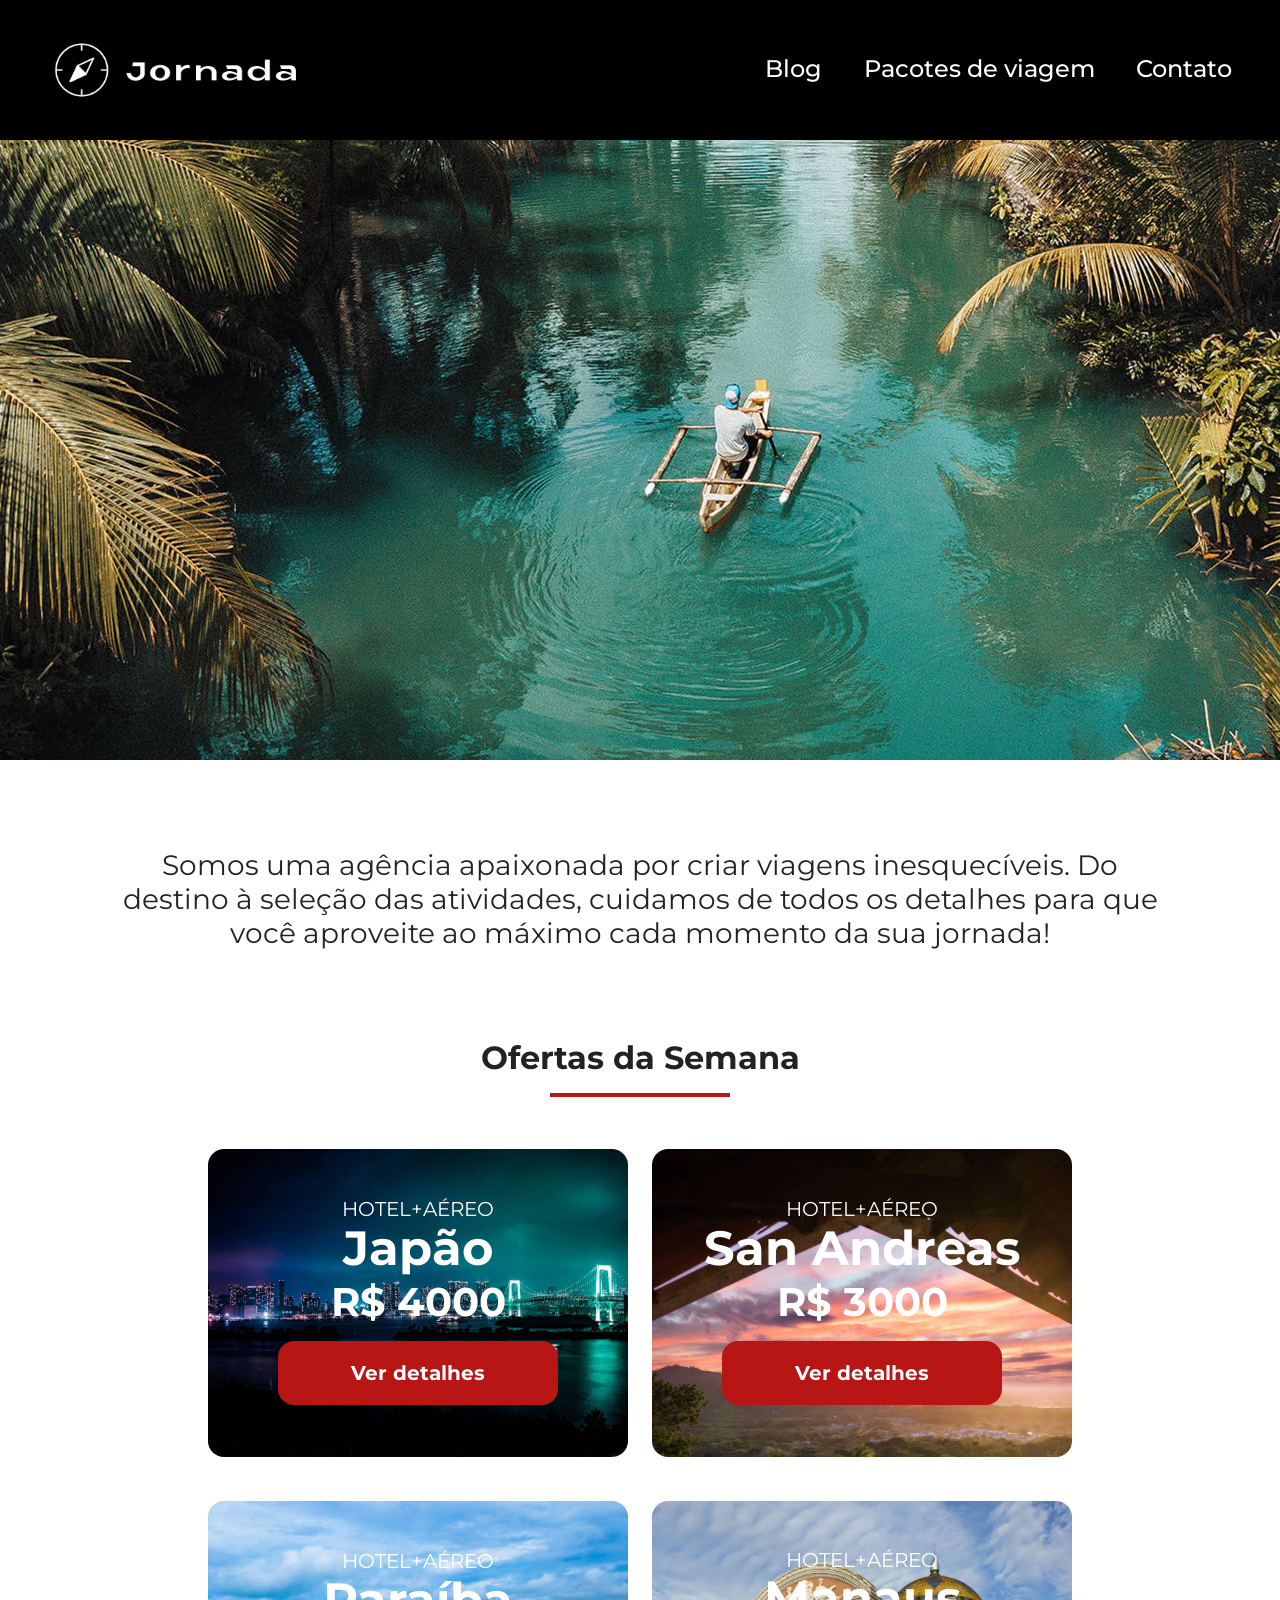
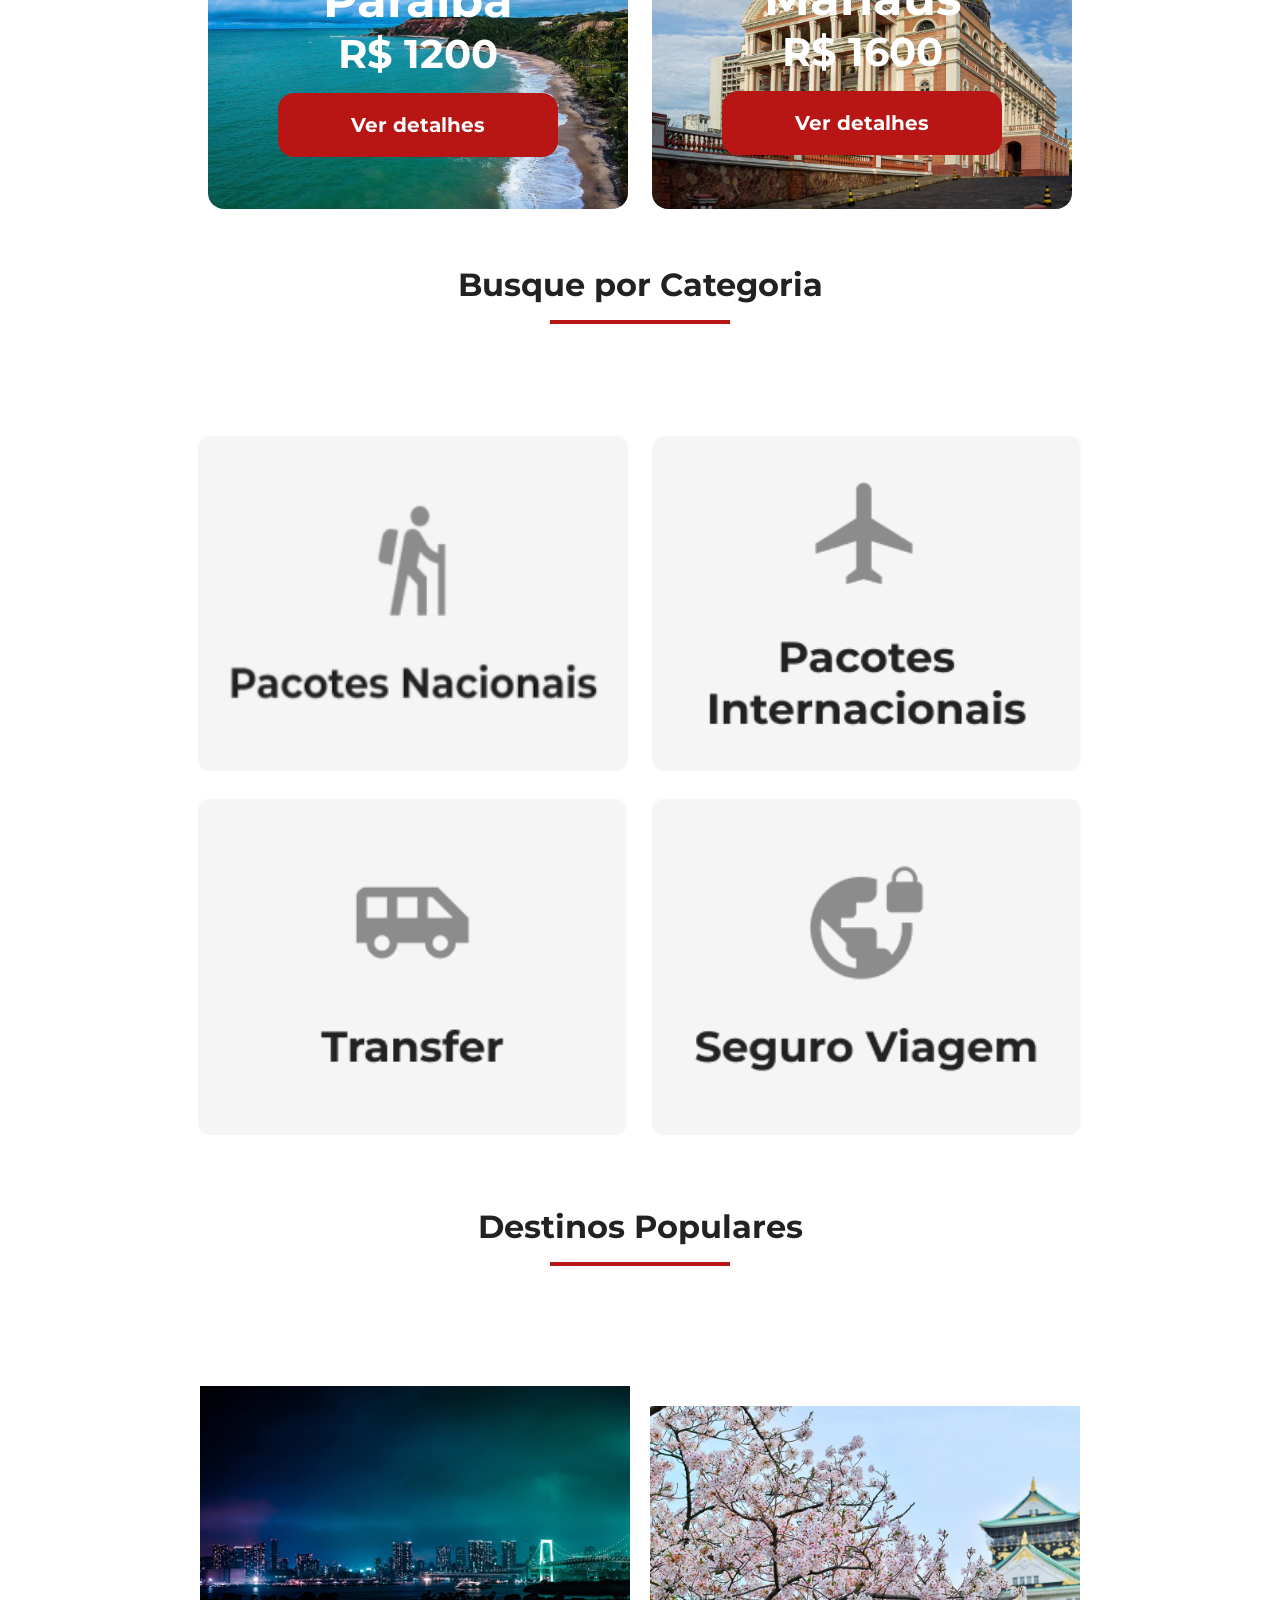
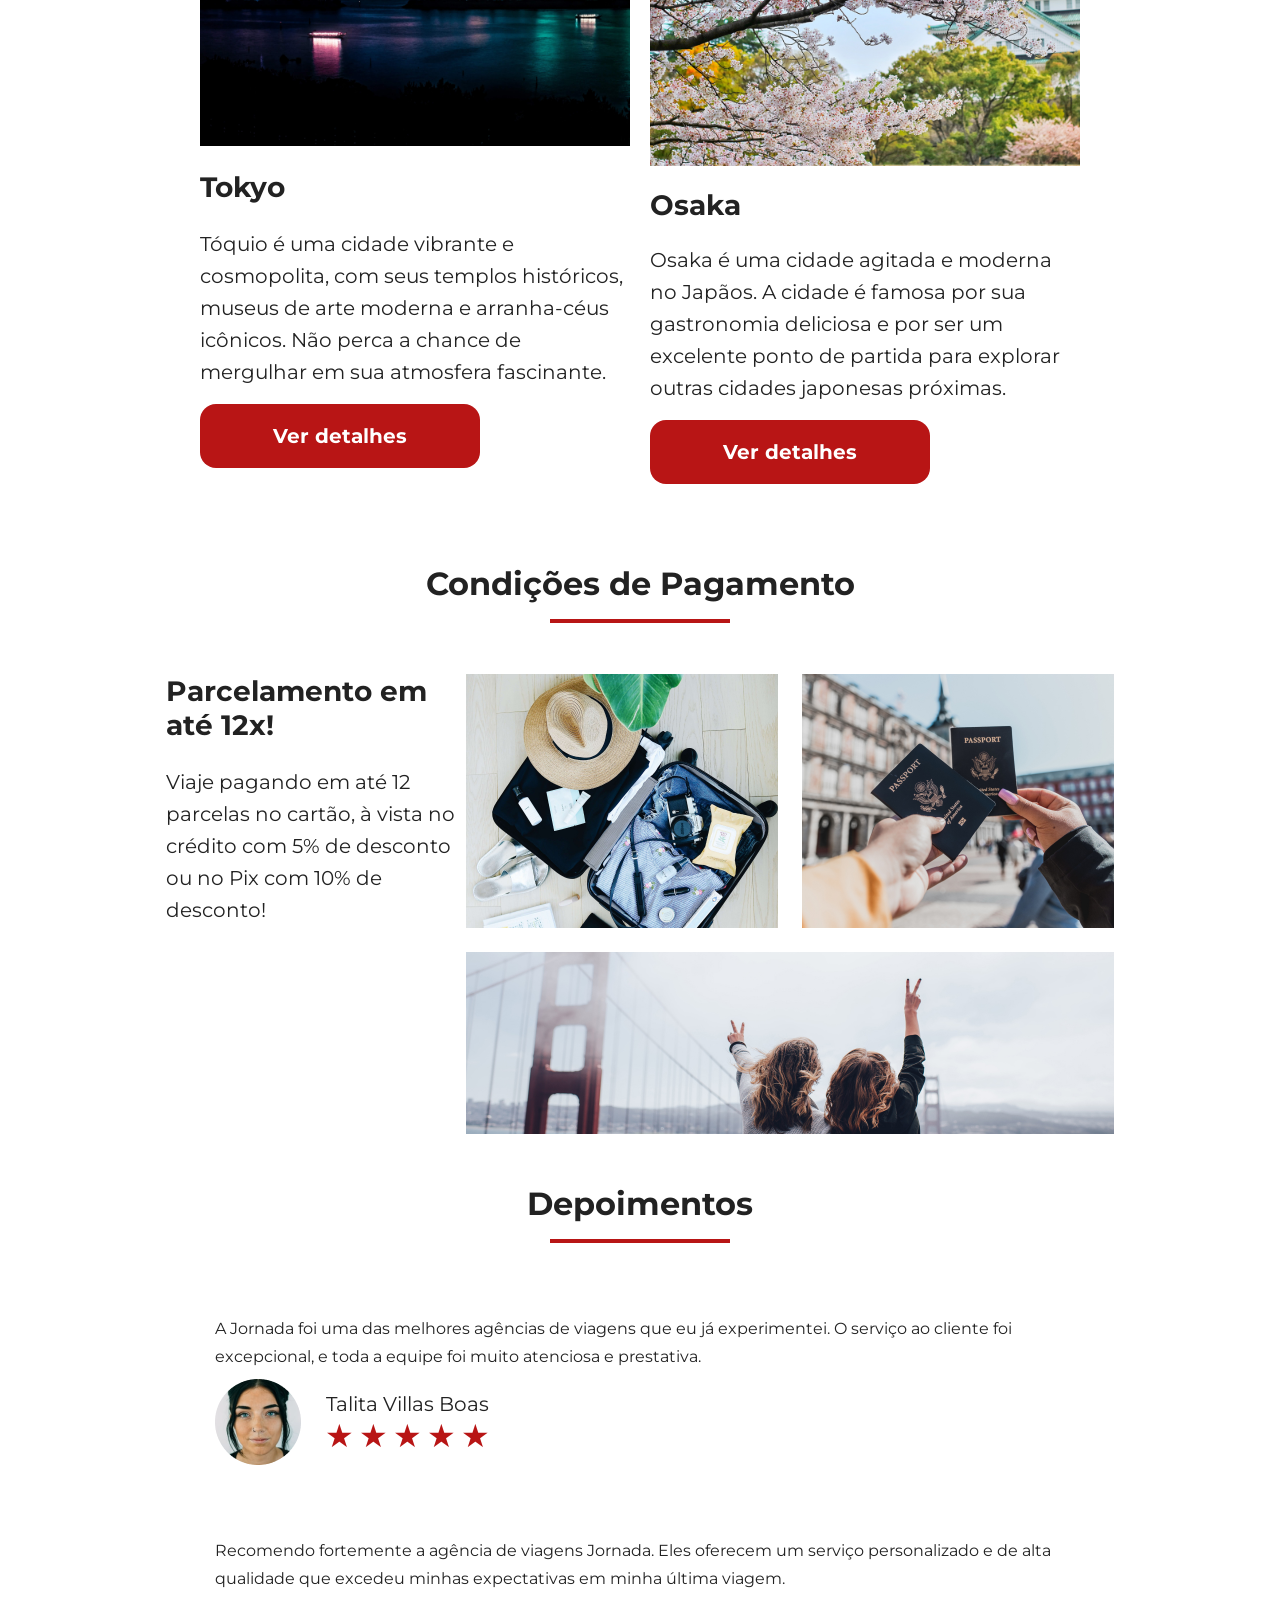
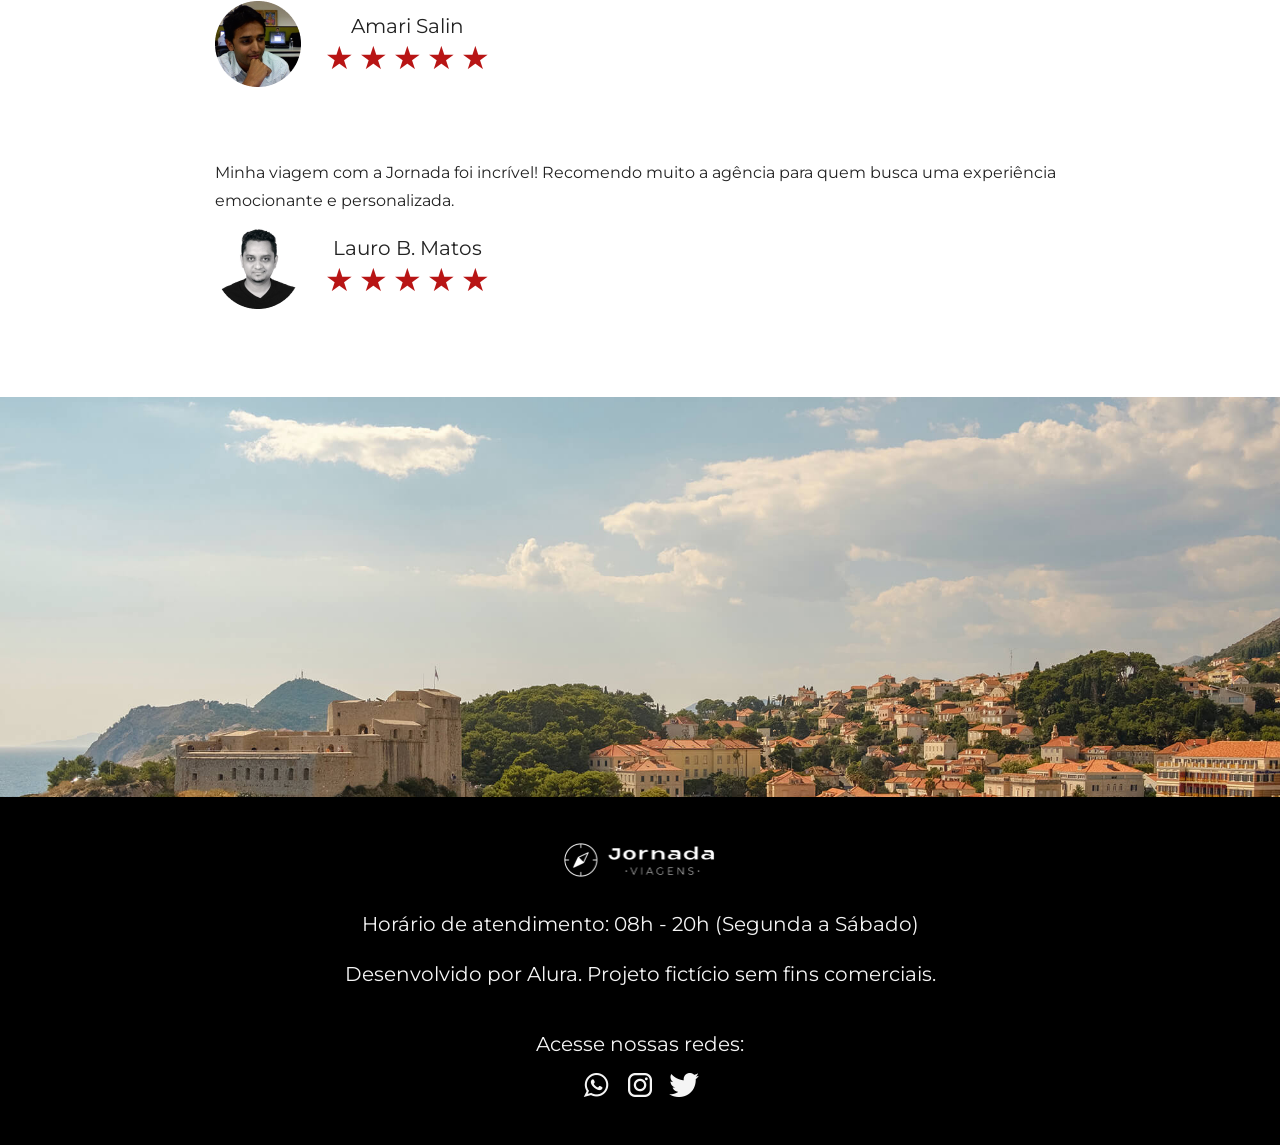
<file: index.html>
<!doctype html>
<html lang="pt-br">
  <head>
    <meta charset="UTF-8" />
    <meta name="viewport" content="width=device-width, initial-scale=1.0" />

    <link rel="stylesheet" href="./css/style.css" />
    <link rel="icon" href="favicon.png" />

    <meta
      name="description"
      content="Jornada Viagens, uma agência apaixonada por criar viagens inesquecíveis."
    />
    <meta name="og:title" content="Jornada Viagens" />
    <meta
      name="og:description"
      content="Jornada Viagens, uma agência apaixonada por criar viagens inesquecíveis."
    />
    <meta
      name="og:image"
      content="https://heyfernandaah.github.io/jornada-viagens/img/logo-jornada-footer.png"
    />
    <meta name="og:type" content="website" />
    <meta
      name="og:url"
      content="https://heyfernandaah.github.io/jornada-viagens/"
    />

    <title>Jornada Viagens</title>
  </head>
  <body>
    <header class="main-header">
      <a href="index.html" class="logo" title="voltar para a pagina inicial">
        <img
          class="img-mobile"
          src="./img/bussola-jornada-branca.png"
          alt="Bussola do logo Jornada Viagens na cor branca"
        />
        <img
          class="img-desktop"
          src="./img/bussola-texto-jornada-branca.svg"
          alt="Bussola do logo Jornada Viagens na cor branca"
        />
      </a>
      <div class="navigation-menu">
        <input type="checkbox" id="menu-toggle" />
        <label for="menu-toggle" class="menu-icon">
          <img src="img/menu.png" alt="menu" />
        </label>
        <nav class="menu">
          <ul class="list-links">
            <li><a href="blog.html" title="Acessar blog">Blog</a></li>
            <li>
              <a href="pacotes.html" title="Acessar pacotes de viagem"
                >Pacotes de viagem</a
              >
            </li>
            <li>
              <a href="contato.hmtl" title="Acessar o contato">Contato</a>
            </li>
          </ul>
        </nav>
      </div>
    </header>
    <section class="hero">
      <div class="hero-img"></div>
      <h2 class="content-title">
        Somos uma agência apaixonada por criar viagens inesquecíveis. Do destino
        à seleção das atividades, cuidamos de todos os detalhes para que você
        aproveite ao máximo cada momento da sua jornada!
      </h2>
    </section>
    <section class="offers">
      <div class="section-title">
        <h2>Ofertas da Semana</h2>
        <hr class="divisor" />
      </div>
    </section>
    <div class="offers-cards">
      <article class="card japao">
        <header>
          <p class="content-text">HOTEL+AÉREO</p>
          <h3 class="content-title">
            Japão <br />
            <span> R$ 4000</span>
          </h3>
        </header>
        <footer>
          <a href="#" class="button">Ver detalhes</a>
        </footer>
      </article>
      <article class="card san-andreas">
        <header>
          <p class="content-text">HOTEL+AÉREO</p>
          <h3 class="content-title">
            San Andreas<br />
            <span>R$ 3000</span>
          </h3>
        </header>
        <footer>
          <a href="#" class="button">Ver detalhes</a>
        </footer>
      </article>
      <article class="card paraiba">
        <header>
          <p class="content-text">HOTEL+AÉREO</p>
          <h3 class="content-title">
            Paraíba <br />
            <span> R$ 1200</span>
          </h3>
        </header>
        <footer>
          <a href="#" class="button">Ver detalhes</a>
        </footer>
      </article>
      <article class="card manaus">
        <header>
          <p>HOTEL+AÉREO</p>
          <h3 class="content-title">
            Manaus <br />
            <span> R$ 1600</span>
          </h3>
        </header>
        <footer>
          <a href="#" class="button">Ver detalhes</a>
        </footer>
      </article>
    </div>
    <section class="categories">
      <div class="section-title">
        <h2 class="content-title">Busque por Categoria</h2>
        <hr class="divisor" />
      </div>
      <div class="categories-cards">
        <div class="pacotes-nacionais">
          <a href="#" target="_blank"
            ><img
              src="/img/categoria-pacotes-nacioais.png"
              alt="Busque pela categoria de pacotes-nacionais"
          /></a>
        </div>
        <div>
          <a href="#" target="_blank"
            ><img
              src="/img/categoria-pacotes-internacionais.png"
              alt="Busque pela categoria de pacotes-internacionais"
          /></a>
        </div>
        <div>
          <a href="#" target="_blank" class="single-line"
            ><img
              src="/img/categoria-pacotes-transfer.png"
              alt="Busque pela categoria de pacotes-transfer"
          /></a>
        </div>
        <div>
          <a href="#" target="_blank" class="single-line"
            ><img
              src="/img/categoria-pacotes-seguro-viagem.png"
              alt="Busque pela categoria de categoria-pacotes-seguro-viagem"
          /></a>
        </div>
      </div>
    </section>
    <section class="popular-destinations">
      <div class="section-title">
        <h2 class="content-title">Destinos Populares</h2>
        <hr class="divisor" />
      </div>
      <div class="destinations-items">
        <div class="destination-cards">
          <artticle class="item">
            <header>
              <div class="img-item img-tokyo"></div>
              <h3 class="content-title">Tokyo</h3>
            </header>
            <p class="content-text">
              Tóquio é uma cidade vibrante e cosmopolita, com seus templos
              históricos, museus de arte moderna e arranha-céus icônicos. Não
              perca a chance de mergulhar em sua atmosfera fascinante.
            </p>
            <footer>
              <a
                href="#"
                class="button"
                target="_blank"
                alt="Ver detalhes sobre o destino popular de Tokyo"
                >Ver detalhes</a
              >
            </footer>
          </artticle>
          <article class="item">
            <header>
              <div class="img-item img-osaka"></div>
              <h3 class="content-title">Osaka</h3>
            </header>
            <p class="content-text">
              Osaka é uma cidade agitada e moderna no Japãos. A cidade é famosa
              por sua gastronomia deliciosa e por ser um excelente ponto de
              partida para explorar outras cidades japonesas próximas.
            </p>
            <footer>
              <a
                href="#"
                target="_blank"
                alt="Ver detalhes sobre o destino popular de Osakas"
                class="button"
                >Ver detalhes</a
              >
            </footer>
          </article>
        </div>
      </div>
    </section>
    <section class="payments">
      <div class="main-container-payment">
        <div class="section-title">
          <h2 class="content-title">Condições de Pagamento</h2>
          <hr class="divisor" />
        </div>
        <br />
        <div class="container-payment">
          <div class="payment-text-area">
            <h3 class="content-title">Parcelamento em até 12x!</h3>
            <p class="content-text">
              Viaje pagando em até 12 parcelas no cartão, à vista no crédito com
              5% de desconto ou no Pix com 10% de desconto!
            </p>
          </div>
          <div class="image-gallery">
            <div class="image-bag"></div>
            <div class="image-passport"></div>
            <div class="image-people"></div>
          </div>
        </div>
      </div>
    </section>
    <section class="testimonials">
      <div class="testimonials-title section-title">
        <h2>Depoimentos</h2>
        <hr class="divisor" />
      </div>
      <div class="testimonials-container">
        <article>
          <header>
            <p>
              A Jornada foi uma das melhores agências de viagens que eu já
              experimentei. O serviço ao cliente foi excepcional, e toda a
              equipe foi muito atenciosa e prestativa.
            </p>
          </header>
          <footer>
            <img
              src="/img/avatar-talita.png"
              alt="Imagem de perfil da cliente Talita Villas Boas"
            />
            <div class="profile-content">
              <h4>Talita Villas Boas</h4>
              <div class="rating">
                <span class="star">★</span>
                <span class="star">★</span>
                <span class="star">★</span>
                <span class="star">★</span>
                <span class="star">★</span>
              </div>
            </div>
          </footer>
        </article>
        <article>
          <header>
            <p>
              Recomendo fortemente a agência de viagens Jornada. Eles oferecem
              um serviço personalizado e de alta qualidade que excedeu minhas
              expectativas em minha última viagem.
            </p>
          </header>
          <footer>
            <img
              src="/img/avatar-amari.png"
              alt="Imagem de perfil da cliente Amari Salin"
            />
            <div class="profile-content">
              <h4>Amari Salin</h4>
              <div class="rating">
                <span class="star">★</span>
                <span class="star">★</span>
                <span class="star">★</span>
                <span class="star">★</span>
                <span class="star">★</span>
              </div>
            </div>
          </footer>
        </article>
        <article>
          <header>
            <p>
              Minha viagem com a Jornada foi incrível! Recomendo muito a agência
              para quem busca uma experiência emocionante e personalizada.
            </p>
          </header>
          <footer>
            <img
              src="/img/avatar-lauro.png"
              alt="Imagem de perfil da cliente Lauro B. Matos"
            />
            <div class="profile-content">
              <h4>Lauro B. Matos</h4>
              <div class="rating">
                <span class="star">★</span>
                <span class="star">★</span>
                <span class="star">★</span>
                <span class="star">★</span>
                <span class="star">★</span>
              </div>
            </div>
          </footer>
        </article>
      </div>
    </section>
    <div class="hero-footer"></div>
    <footer>
      <div class="container-footer">
        <div>
          <img
            class="logo-footer"
            src="/img/logo-jornada-footer.png"
            alt="Logo Jornada Viagens do footer"
          />
          <p>Horário de atendimento: 08h - 20h (Segunda a Sábado)</p>
          <p>Desenvolvido por Alura. Projeto fictício sem fins comerciais.</p>
        </div>
        <div class="footer-redes-container">
          <div class="footer-paragraph"><p>Acesse nossas redes:</p></div>
          <div class="footer-redes">
            <a href=""
              ><img
                class="footer-redes-icon"
                src="/img/icon-whatsapp.png"
                alt="icone do whatsapp"
                title="Acesse o nosso Whatsapp"
              />
            </a>
            <a href=""
              ><img
                class="footer-redes-icon"
                src="/img/icon-instragam.png"
                alt="icone do instagram"
                title="Acesse o nosso Instagram" /></a
            ><a href=""
              ><img
                class="footer-redes-icon"
                src="img/icon-twitter.png"
                alt="icone do twitter"
                title="Acesse o nosso Twitter"
            /></a>
          </div>
        </div>
      </div>
    </footer>
  </body>
</html>
</file>
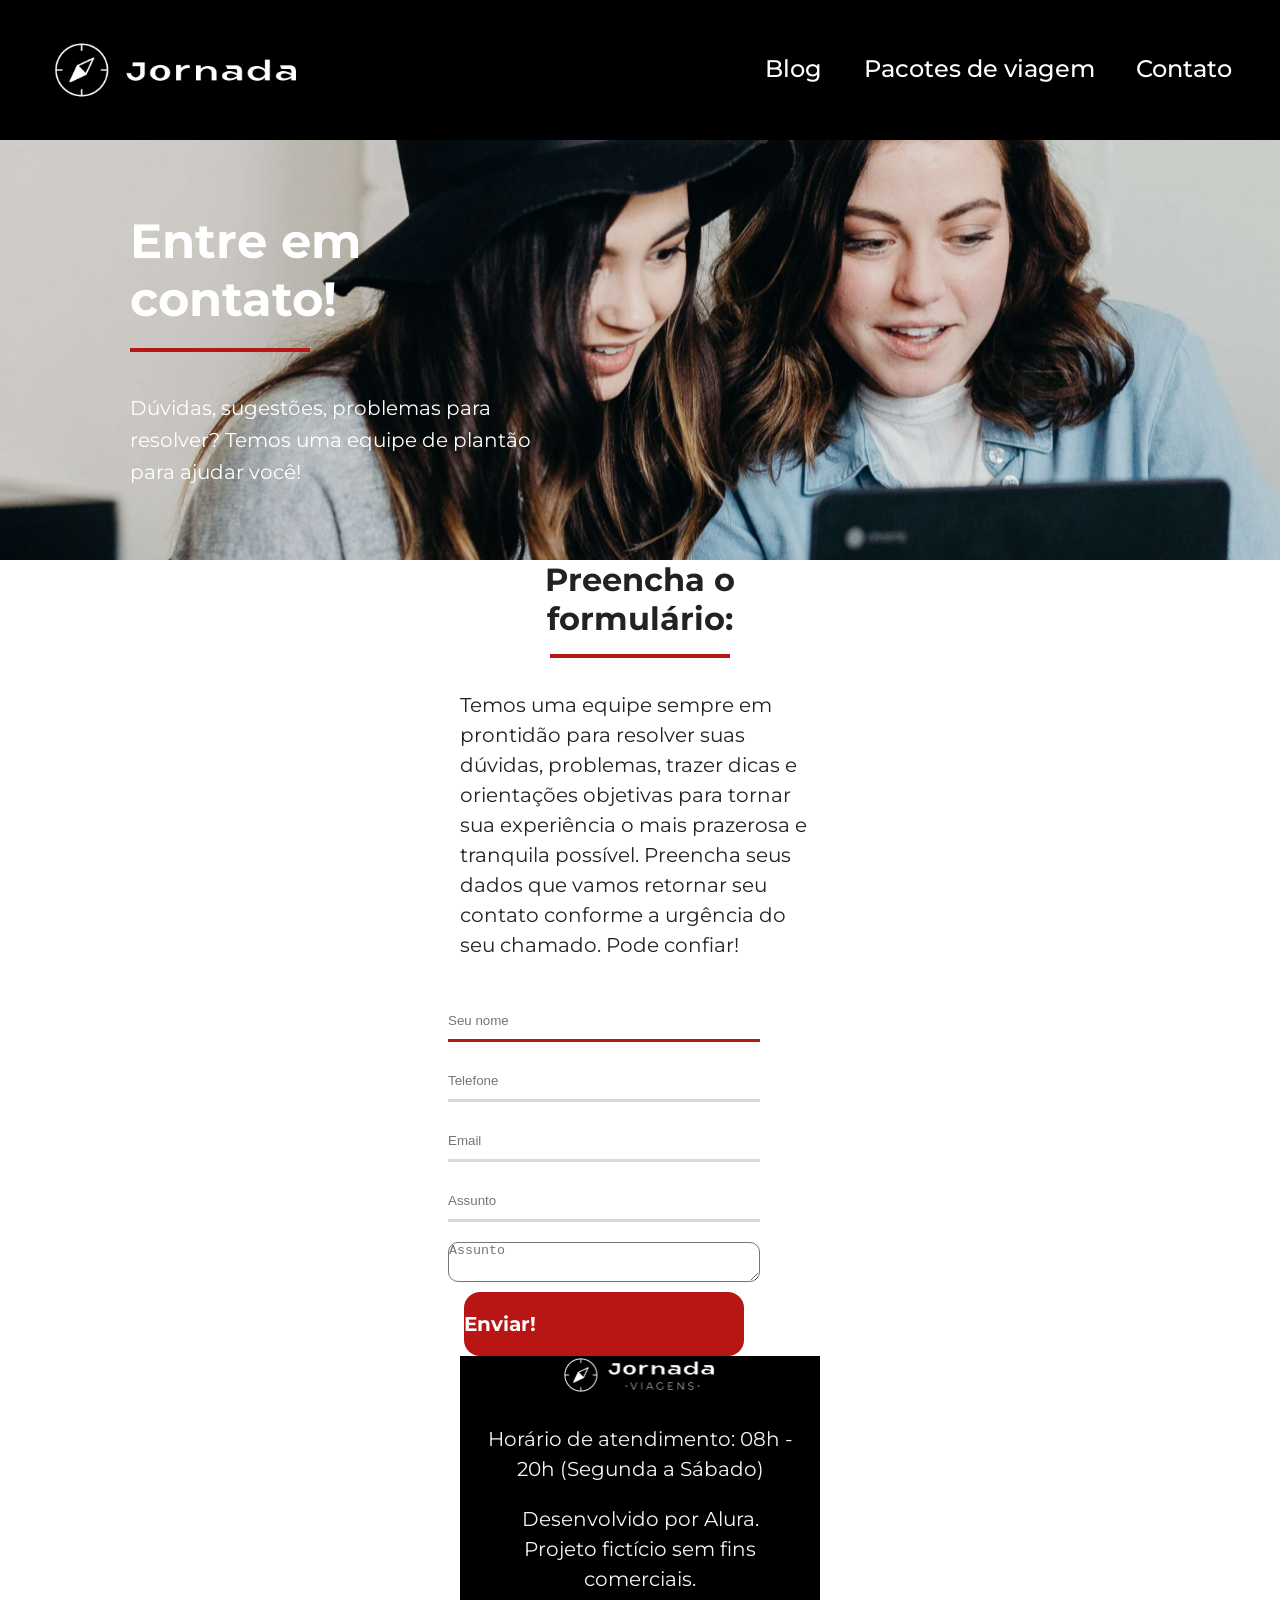
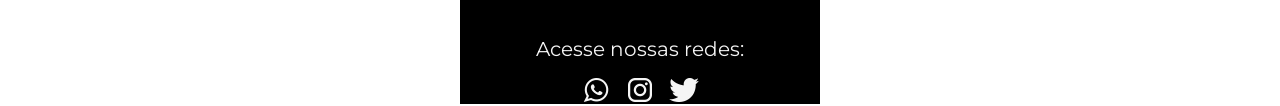
<file: contato.html>
<!doctype html>
<html lang="pt-br">
  <head>
    <meta charset="UTF-8" />
    <meta name="viewport" content="width=device-width, initial-scale=1.0" />

    <link rel="stylesheet" href="./css/style.css" />
    <link rel="icon" href="favicon.png" />

    <meta
      name="description"
      content="Jornada Viagens, uma agência apaixonada por criar viagens inesquecíveis."
    />
    <meta name="og:title" content="Jornada Viagens" />
    <meta
      name="og:description"
      content="Jornada Viagens, uma agência apaixonada por criar viagens inesquecíveis."
    />
    <meta
      name="og:image"
      content="https://heyfernandaah.github.io/jornada-viagens/img/logo-jornada-footer.png"
    />
    <meta name="og:type" content="website" />
    <meta
      name="og:url"
      content="https://heyfernandaah.github.io/jornada-viagens/"
    />

    <title>Jornada Viagens</title>
  </head>
<body>
     <header class="main-header">
      <a href="index.html" class="logo" title="voltar para a pagina inicial">
        <img
          class="img-mobile"
          src="./img/bussola-jornada-branca.png"
          alt="Bussola do logo Jornada Viagens na cor branca"
        />
        <img
          class="img-desktop"
          src="./img/bussola-texto-jornada-branca.svg"
          alt="Bussola do logo Jornada Viagens na cor branca"
        />
      </a>
      <div class="navigation-menu">
        <input type="checkbox" id="menu-toggle" />
        <label for="menu-toggle" class="menu-icon">
          <img src="img/menu.png" alt="menu" />
        </label>
        <nav class="menu">
          <ul class="list-links">
            <li><a href="blog.html" title="Acessar blog">Blog</a></li>
            <li>
              <a href="pacotes.html" title="Acessar pacotes de viagem"
                >Pacotes de viagem</a
              >
            </li>
            <li>
              <a href="contato.hmtl" title="Acessar o contato">Contato</a>
            </li>
          </ul>
        </nav>
      </div>
    </header>
    <section class="hero">
      <div class="imagem-hero-contato">
        <div class="blog-contato-txt">
          <h1>Entre em contato!
            <hr class="divisor" /></h1>
            
          <p class="content-text">
            Dúvidas, sugestões, problemas para resolver? Temos uma equipe de plantão para ajudar você!
          </p>
        </div>
      </div>
    </section>
    <section class="container-contact-form">
      <div class="section-title">
        <h2>Preencha o formulário:</h2>
        <hr class="divisor" />
        <p>Temos uma equipe sempre em prontidão para resolver suas dúvidas, problemas, trazer dicas e orientações objetivas para tornar sua experiência o mais prazerosa e tranquila possível. Preencha seus dados que vamos retornar seu contato conforme a urgência do seu chamado. Pode confiar!</p>
      </div>
      <form action="#" class="contact-form">
        <input type="text" name="username" id="username" placeholder="Seu nome">
        <input type="tel" name="user-tel" id="user-tel" placeholder="Telefone">
        <input type="email" name="user-email" id="user-email" placeholder="Email">
        <input type="text" name="user-subject-one" id="user-subject-one" placeholder="Assunto">
        <textarea name="user-subject-two" id="user-subject-two" placeholder="Assunto"></textarea>
        <a  href="#" target="_blank" alt="Botao enviar do formulario da aba contato" class="button form-button" >Enviar!</a>
      </form>
    <footer>
      <div class="container-footer">
        <div>
          <img
            class="logo-footer"
            src="/img/logo-jornada-footer.png"
            alt="Logo Jornada Viagens do footer"
          />
          <p>Horário de atendimento: 08h - 20h (Segunda a Sábado)</p>
          <p>Desenvolvido por Alura. Projeto fictício sem fins comerciais.</p>
        </div>
        <div class="footer-redes-container">
          <div class="footer-paragraph"><p>Acesse nossas redes:</p></div>
          <div class="footer-redes">
            <a href=""
              ><img
                class="footer-redes-icon"
                src="/img/icon-whatsapp.png"
                alt="icone do whatsapp"
                title="Acesse o nosso Whatsapp"
              />
            </a>
            <a href=""
              ><img
                class="footer-redes-icon"
                src="/img/icon-instragam.png"
                alt="icone do instagram"
                title="Acesse o nosso Instagram" /></a
            ><a href=""
              ><img
                class="footer-redes-icon"
                src="img/icon-twitter.png"
                alt="icone do twitter"
                title="Acesse o nosso Twitter"
            /></a>
          </div>
        </div>
      </div>
    </footer>
</body>
</html>
</file>
<file: css/style.css>
@import url(global.css);
@import url(header.css);
@import url(hero.css);
@import url(offers.css);
@import url(categories.css);
@import url(destinations.css);
@import url(payments.css);
@import url(blog.css);
@import url(testimonials.css);
@import url(footer.css);
@import url(package.css);
@import url(package-payment.css);
@import url(alike-posts.css);
@import url(contact.css)
</file>
